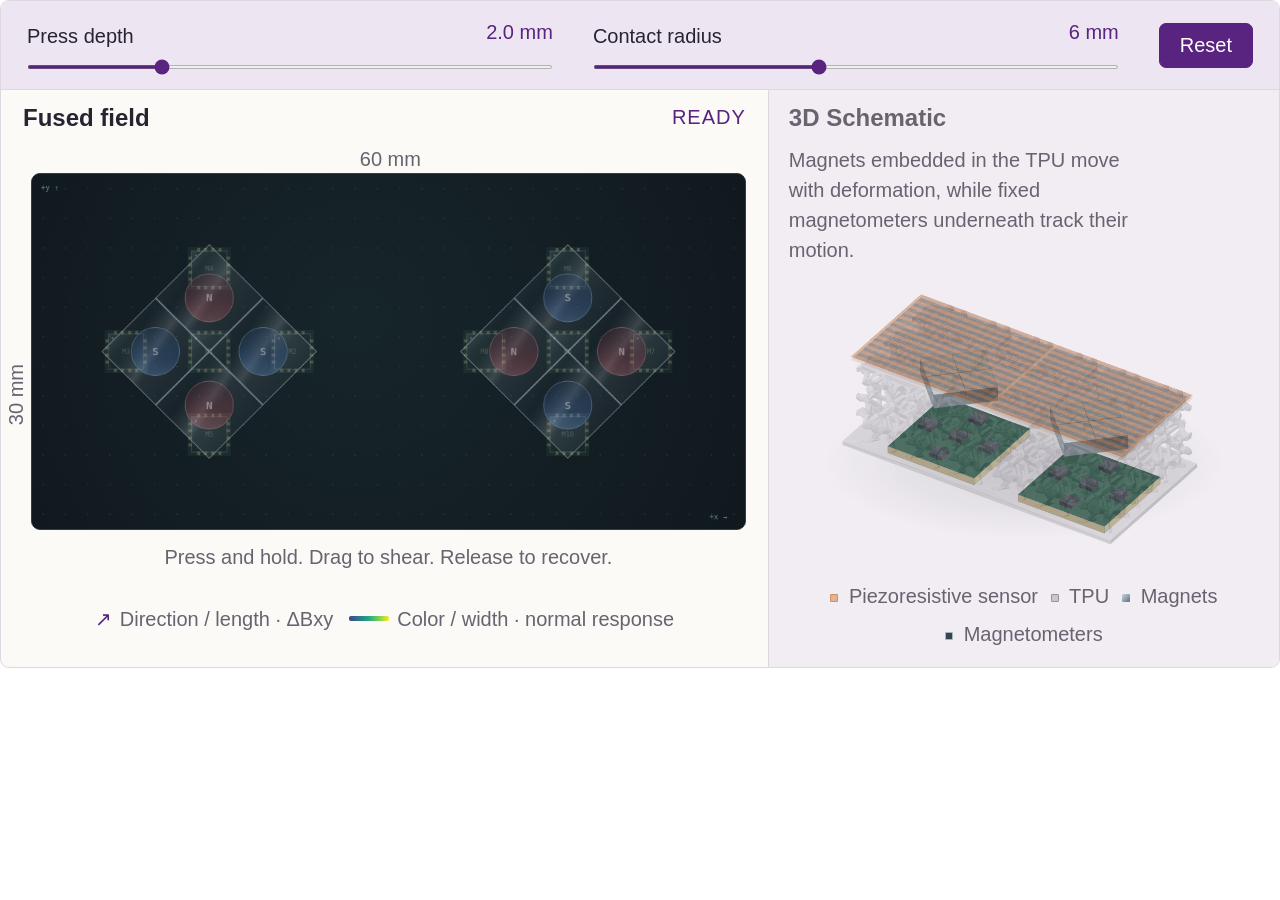
<file: interactive/touch/index.html>
<!doctype html>
<html lang="en"><head><meta charset="UTF-8"><meta name="viewport" content="width=device-width, initial-scale=1"><title>PanoTac · Touch Lab</title><meta name="description" content="Press and drag to explore a simulated tactile field."><link rel="stylesheet" href="../../typography.css?v=paper-title-v3">
<link rel="stylesheet" href="style.css?v=white-background-v2"></head>
<body><main>


<section class="instrument" aria-label="Interactive tactile simulator">
<div class="controls" aria-label="Contact settings">
<div class="control"><label for="depth">Press depth <output id="depthValue">2.0 mm</output></label><input id="depth" type="range" min="1.5" max="3.5" step="0.1" value="2"></div>
<div class="control"><label for="radius">Contact radius <output id="radiusValue">6 mm</output></label><input id="radius" type="range" min="3" max="10" step="0.5" value="6"></div>
<button id="reset">Reset</button>
</div>
<div class="workspace"><div class="toolbar"><h1>Fused field</h1><span id="status" role="status">READY</span></div>
<div class="surface-wrap"><canvas id="surface" width="960" height="480" aria-label="Tactile field with eight magnets and ten fixed magnetometers. Press and drag to apply shear."></canvas><span class="axis-top">60 mm</span><span class="axis-side">30 mm</span><p id="hint">Press and hold. Drag to shear. Release to recover.</p></div>
<div class="legend"><span><i class="legend-arrow">↗</i> Direction / length · ΔBxy</span><span><i class="ramp"></i> Color / width · normal response</span></div>
<div class="cross-section"><div class="section-label"><span>3D Schematic</span></div><p class="section-description">Magnets embedded in the TPU move with deformation, while fixed magnetometers underneath track their motion.</p><canvas id="section" width="960" height="600" aria-label="3D schematic of eight embedded magnets above fixed magnetometers"></canvas><div class="section-key"><span><i class="dot flexitac"></i> Piezoresistive sensor</span><span><i class="dot tpu"></i> TPU</span><span><i class="dot magnet"></i> Magnets</span><span><i class="dot sensor"></i> Magnetometers</span></div></div>
</div></section>

</main><script type="module" src="app.mjs?v=instructions-v1"></script><script>new ResizeObserver(()=>parent.postMessage({type:"panotac-touch-height",height:Math.ceil(document.body.getBoundingClientRect().height)},location.origin)).observe(document.body);</script></body></html>
</file>
<file: typography.css>
/* Five levels: paper title, section title, subheading/emphasis, body, supporting text. */
:root{--type-1:clamp(30px,4.1vw,46px);--type-2:36px;--type-3:24px;--type-4:20px;--type-5:18px}
@media(max-width:640px){:root{--type-1:33px;--type-2:30px;--type-3:22px;--type-4:18px;--type-5:16px}}
</file>
<file: interactive/touch/style.css>
:root{color-scheme:dark;--bg:#101313;--ink:#e9eeea;--line:#2a3334;--lime:#c1e88a;--mono:'IBM Plex Mono',monospace}
*{box-sizing:border-box}body{margin:0;background:var(--bg);color:var(--ink);font:var(--type-4) 'DM Sans',system-ui,sans-serif}main{max-width:1100px;margin:auto;padding:0 32px}a{color:inherit}button,a,input{-webkit-tap-highlight-color:transparent}button:focus-visible,a:focus-visible,input:focus-visible{outline:2px solid var(--lime);outline-offset:5px}
header{height:76px;display:flex;align-items:center;border-bottom:1px solid var(--line)}.brand{text-decoration:none;font-size:var(--type-4);font-weight:700;display:flex;align-items:center;gap:17px}.brand span{font:var(--type-4) var(--mono);letter-spacing:2px;color:#9daea5}.instruction{margin:24px 0;color:#a9b9b0;font-size:var(--type-4)}
.instrument{border:1px solid var(--line);border-radius:14px;overflow:hidden;background:#111718}.controls{display:flex;align-items:center;gap:40px;padding:24px 28px;background:#161d1c;border-bottom:1px solid var(--line)}.control{flex:1;min-width:0}.control label{display:flex;justify-content:space-between;gap:12px;font-size:var(--type-4);margin-bottom:14px}output{color:var(--lime);font:var(--type-4) var(--mono)}input[type=range]{display:block;width:100%;height:4px;accent-color:var(--lime);margin:0;cursor:pointer}button{font:var(--type-4) 'DM Sans',system-ui,sans-serif;color:#c7d2cb;cursor:pointer;background:#25312b;border:1px solid #415246;border-radius:7px;padding:10px 20px}button:hover{background:#304035}
.toolbar{height:55px;display:flex;align-items:center;justify-content:space-between;padding:0 28px}.toolbar h1{font-size:var(--type-4);font-weight:500;margin:0}#status{font:var(--type-4) var(--mono);color:var(--lime);letter-spacing:1px}.surface-wrap{position:relative;margin:22px 35px 8px}#surface{display:block;width:100%;height:auto;aspect-ratio:2;touch-action:none;cursor:crosshair;background:#111b20;border:1px solid #304144;border-radius:9px}#hint{pointer-events:none;position:absolute;bottom:12px;left:0;right:0;text-align:center;font:var(--type-4) var(--mono);color:#a3b5b5;transition:opacity .3s}.axis-top{position:absolute;top:-20px;left:46%;font:var(--type-4) var(--mono);color:#657c7e}.axis-side{position:absolute;left:-26px;top:46%;writing-mode:vertical-rl;transform:rotate(180deg);font:var(--type-4) var(--mono);color:#657c7e}
.legend{padding:12px 20px 20px;display:flex;gap:24px;align-items:center;justify-content:center;font-size:var(--type-4);color:#9aada3}.legend>span{display:flex;align-items:center;gap:8px}.legend-arrow{font-style:normal;font-size:var(--type-4);color:#92b7ae}.ramp{display:inline-block;width:40px;height:5px;border-radius:2px;background:linear-gradient(90deg,#414487,#2a788e,#22a884,#7ad151,#fde725)}
.cross-section{border-top:1px solid var(--line);padding:17px 25px 16px;background:#131a1b}.section-label{display:flex;justify-content:space-between;font:var(--type-4) var(--mono);color:#a2b3aa}.section-label span+span{color:#708582}#section{display:block;width:100%;height:auto;aspect-ratio:3 / 1;margin:5px 0}.section-key{display:flex;justify-content:center;font-size:var(--type-4);color:#859b90;gap:25px}.dot{display:inline-block;width:8px;height:8px;margin-right:5px;vertical-align:middle;border-radius:1px}.magnet{background:linear-gradient(135deg,#cbd7df,#5b6f7f)}.sensor{background:#344650;border:1px solid #a9b7b9}.footnote{margin:16px 0 28px;font-size:var(--type-4);color:#6f8478}
@media(max-width:600px){main{padding:0 16px}header{height:62px}.instruction{font-size:var(--type-4);margin:20px 0}.controls{padding:20px 18px;gap:25px 20px;display:grid;grid-template-columns:1fr auto}.control{grid-column:1}.controls button{grid-column:2;grid-row:1/3;padding:10px 12px}.toolbar{padding:0 18px}.surface-wrap{margin:22px 22px 8px}.axis-side{left:-18px}#hint{font-size:var(--type-4)}.legend{flex-wrap:wrap;gap:4px 16px;font-size:var(--type-4);padding:8px 10px 16px}.cross-section{padding:15px 14px}.section-key{font-size:var(--type-4)}}

/* PanoTac website theme; signal colors retain their scientific scale. */
:root{color-scheme:light;--bg:#ffffff;--ink:#282330;--line:#ddd7df;--lime:#592380;--mono:Arial,Helvetica,sans-serif}
body{font-family:Arial,Helvetica,sans-serif}main{max-width:none;padding:0}
.instrument{background:#fbfaf7;border-radius:9px}.controls{background:#ede6f2;padding:20px 26px}.control label{font-size:var(--type-4)}output{font-size:var(--type-4);font-variant-numeric:tabular-nums}
button{font-family:Arial,Helvetica,sans-serif;background:#592380;border-color:#592380;color:#fff}button:hover{background:#41165f}
.toolbar h1{font-weight:600}.axis-top,.axis-side{color:#696270}.legend{color:#696270}.legend-arrow{color:#592380}
.cross-section{background:#f1edf3}.section-label,.section-label span+span,.section-key{color:#696270}.section-label{font-size:var(--type-4)}.footnote{color:#696270;margin:10px 0 0;font-size:var(--type-4)}.surface-wrap{margin-top:22px}#surface{background:#101a20}#status{font-size:var(--type-4)}
@media(max-width:600px){main{padding:0}.controls{padding:18px}.legend{line-height:1.5}.footnote{font-size:var(--type-4)}}

/* Keep the contact field and its deformation visible together. */
.workspace{display:grid;grid-template-columns:minmax(0,3fr) minmax(0,2fr);grid-template-rows:55px auto auto}
.toolbar{grid-column:1;grid-row:1;padding:0 22px}
.surface-wrap{grid-column:1;grid-row:2;margin:20px 22px 8px 30px}
.legend{grid-column:1;grid-row:3;flex-wrap:wrap;gap:4px 16px;padding:10px 12px 18px;font-size:var(--type-4)}
.cross-section{grid-column:2;grid-row:1/4;border-top:0;border-left:1px solid var(--line);padding:0 20px 18px;display:flex;flex-direction:column;justify-content:center;min-width:0}
.section-label{height:55px;flex-shrink:0;align-items:center;font:600 var(--type-4) Arial,Helvetica,sans-serif;margin-bottom:auto}.section-label span+span{font-size:var(--type-4);font-weight:400}
#section{margin:18px 0;width:100%;height:auto;aspect-ratio:3/1}.section-key{margin-top:auto;min-height:28px;align-items:center}
@media(max-width:650px){.workspace{display:block}.toolbar{height:44px}.surface-wrap{max-width:460px;margin:20px auto 8px;width:calc(100% - 48px)}.cross-section{border-left:0;border-top:1px solid var(--line);padding:0 18px 12px}.section-label{height:40px}#section{max-width:400px;margin:0 auto 8px}.section-key{min-height:20px}.controls{padding:14px 18px;gap:18px}.control label{margin-bottom:10px}}

.section-label{margin-bottom:0}.section-description{font:var(--type-4)/1.6 Arial,Helvetica,sans-serif;color:#696270;margin:0 0 auto;max-width:360px} .cross-section #section{margin-top:24px}@media(max-width:650px){.section-description{max-width:none;margin-bottom:14px}.cross-section #section{margin-top:0}}

#section{aspect-ratio:960/420}

#section{aspect-ratio:960/600;max-width:none}.dot.tpu{background:#c9c6d0;border:1px solid #96919f}.section-key{gap:15px;flex-wrap:wrap}.cross-section #section{margin:8px 0}.section-description{margin-bottom:6px}

.dot.flexitac{background:#d9783480;border:1px solid #b8753f88}.section-key{gap:8px 13px}

.toolbar h1,.section-label>span:first-child{font-size:var(--type-3);font-weight:600;line-height:1.4}
.section-label{height:auto;min-height:55px;gap:12px;flex-wrap:wrap;padding-block:10px}
.control label{flex-wrap:wrap}.legend>span{flex-wrap:wrap}.toolbar{gap:12px;height:auto;min-height:55px}
.axis-top{top:-25px}.surface-wrap{margin-top:28px}.section-description{line-height:1.7}

body,.section-description,.legend{line-height:1.5}

/* Keep instructions below the canvas instead of overlapping its edge. */
#hint{position:static;margin:12px 0 0;font:400 var(--type-4)/1.5 Arial,Helvetica,sans-serif;color:var(--muted,#696270);text-align:center;pointer-events:auto}
.legend{align-content:start;gap:8px 16px;padding-top:8px}
.legend>span{justify-content:center}
</file>
